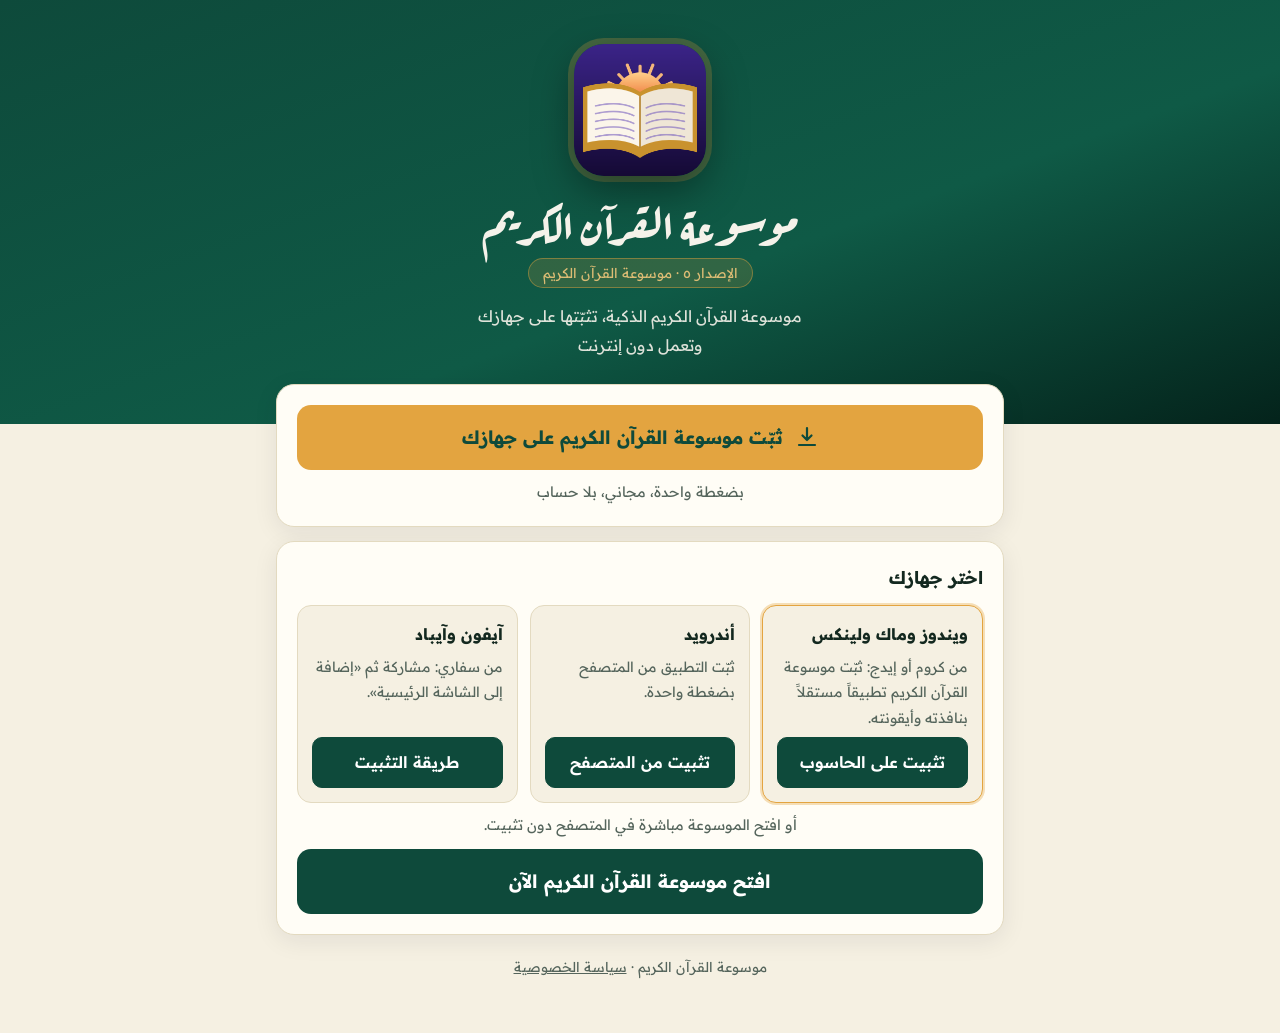
<file: download.html>
<!doctype html>
<html lang="ar" dir="rtl">
<head>
<meta charset="utf-8">
<meta http-equiv="Content-Security-Policy" content="default-src 'self'; script-src 'self'; style-src 'self' 'unsafe-inline'; img-src 'self' data:; font-src 'self'; connect-src 'self'; manifest-src 'self'; base-uri 'self'; form-action 'self'">
<meta name="viewport" content="width=device-width,initial-scale=1,viewport-fit=cover">
<title>تحميل موسوعة القرآن الكريم</title>
<meta name="description" content="حمّل تطبيق موسوعة القرآن الكريم، على هاتفك أو حاسوبك بضغطة واحدة، ويعمل دون إنترنت.">
<meta name="theme-color" content="#0e4a3b">
<link rel="manifest" href="manifest.webmanifest">
<link rel="icon" href="icons/icon-192.png">
<link rel="apple-touch-icon" href="icons/apple-touch-icon.png">
<link rel="stylesheet" href="fonts.css">
<style>
:root{--bg:#f5f0e2;--sheet:#fffdf6;--ink:#13281f;--muted:#55655c;--line:#e3dac0;--navy:#0e4a3b;--gold:#e3a440;--gold-d:#b57a16}
@media (prefers-color-scheme:dark){:root{--bg:#0c1022;--sheet:#141a33;--ink:#e6e9f5;--muted:#9aa3c2;--line:#252d4d}}
*{box-sizing:border-box}[hidden]{display:none!important}
body{margin:0;background:var(--bg);color:var(--ink);font-family:'Readex Pro',system-ui,sans-serif;line-height:1.8;padding:env(safe-area-inset-top) 0 env(safe-area-inset-bottom)}
.hero{background:linear-gradient(160deg,#0e4a3b 0%,#0f5a46 60%,#04231b 100%);color:#f5f2ea;text-align:center;padding:44px 16px 64px}
.appicon{display:block;width:132px;height:132px;margin:0 auto 18px;border-radius:30px;box-shadow:0 14px 40px rgba(0,0,0,.4),0 0 0 6px rgba(227,164,64,.25)}
.hero h1{font-family:'Aref Ruqaa',serif;font-size:3rem;margin:0;line-height:1.2}
.ver{display:inline-block;background:rgba(227,164,64,.18);color:#f3c77a;border:1px solid rgba(227,164,64,.5);border-radius:99px;padding:2px 14px;font-size:.85rem;margin-bottom:8px!important}
.hero p{margin:6px auto 0;max-width:34ch;opacity:.9}
.main{max-width:760px;margin:-40px auto 0;padding:0 16px 40px}
.card{background:var(--sheet);border:1px solid var(--line);border-radius:18px;padding:20px;margin-bottom:14px;box-shadow:0 6px 24px rgba(21,27,51,.08)}
.big{display:flex;align-items:center;justify-content:center;gap:12px;width:100%;border:0;cursor:pointer;font:inherit;font-weight:700;font-size:1.15rem;color:#0e4a3b;background:var(--gold);border-radius:14px;padding:16px;text-decoration:none;min-height:56px}
.big:hover{background:#efb352}.big small{font-weight:400;opacity:.8}
.big svg{width:24px;height:24px}
.note{color:var(--muted);font-size:.9rem;text-align:center;margin:10px 0 0}
h2{margin:0 0 12px;font-size:1.1rem}
.grid{display:grid;grid-template-columns:repeat(auto-fit,minmax(210px,1fr));gap:12px}
.dev{display:flex;flex-direction:column;gap:6px;border:1px solid var(--line);border-radius:14px;padding:14px;background:var(--bg)}
.dev.me{border-color:var(--gold);box-shadow:0 0 0 2px rgba(227,164,64,.35)}
.dev b{font-size:1rem}.dev span{color:var(--muted);font-size:.88rem}
.dev a,.dev button{margin-top:auto;display:block;text-align:center;font:inherit;font-weight:600;border:1px solid var(--navy);background:var(--navy);color:#fff;border-radius:10px;padding:10px;text-decoration:none;cursor:pointer;min-height:44px}
.dev a.alt,.dev button.alt{background:transparent;color:var(--ink);border-color:var(--line)}
@media (prefers-color-scheme:dark){.dev a,.dev button{background:#2c3a8a;border-color:#2c3a8a}}
.guide{background:var(--bg);border-radius:12px;padding:12px 16px;margin-top:10px}
.guide ol{margin:6px 0 0;padding-inline-start:20px}
.ok{color:#1f7a3d;font-weight:700;text-align:center}
.foot{text-align:center;color:var(--muted);font-size:.85rem;margin-top:20px}.foot a{color:inherit}
</style>
</head>
<body>
<header class="hero">
  <img class="appicon" src="icons/icon-512.png" width="132" height="132" alt="أيقونة موسوعة القرآن الكريم">
  <h1>موسوعة القرآن الكريم</h1>
  <p class="ver">الإصدار ٥ · موسوعة القرآن الكريم</p>
  <p>موسوعة القرآن الكريم الذكية، تثبّتها على جهازك وتعمل دون إنترنت</p>
</header>
<main class="main">
  <section class="card" id="primary">
    <button class="big" id="go" type="button"><svg viewBox="0 0 24 24" fill="none" stroke="currentColor" stroke-width="2.2" stroke-linecap="round" stroke-linejoin="round" aria-hidden="true"><path d="M12 3v12m0 0l-4.5-4.5M12 15l4.5-4.5M4 20h16"/></svg><span id="goT">ثبّت موسوعة القرآن الكريم على جهازك</span></button>
    <p class="note" id="goN">بضغطة واحدة، مجاني، بلا حساب</p>
    <div class="guide" id="ios" hidden><b>تثبيت على آيفون وآيباد:</b><ol><li>افتح هذه الصفحة في متصفح سفاري.</li><li>اضغط زر المشاركة <b>⬆︎</b> في أسفل الشاشة.</li><li>اختر «إضافة إلى الشاشة الرئيسية» ثم «إضافة».</li></ol></div>
    <div class="guide" id="manual" hidden><b>تثبيت من قائمة المتصفح:</b><ol><li>افتح قائمة المتصفح (⋮ أو ⋯).</li><li>اختر «تثبيت التطبيق» أو «إضافة إلى الشاشة الرئيسية».</li></ol></div>
    <p class="ok" id="done" hidden>تم تثبيت موسوعة القرآن الكريم على هذا الجهاز ✓</p>
  </section>

  <section class="card">
    <h2>اختر جهازك</h2>
    <div class="grid">
      <div class="dev" id="d-android"><b>أندرويد</b><span>ثبّت التطبيق من المتصفح بضغطة واحدة.</span><button type="button" data-install>تثبيت من المتصفح</button></div>
      <div class="dev" id="d-ios"><b>آيفون وآيباد</b><span>من سفاري: مشاركة ثم «إضافة إلى الشاشة الرئيسية».</span><button type="button" data-ios>طريقة التثبيت</button></div>
      <div class="dev" id="d-desktop"><b>ويندوز وماك ولينكس</b><span>من كروم أو إيدج: ثبّت موسوعة القرآن الكريم تطبيقاً مستقلاً بنافذته وأيقونته.</span><button type="button" data-install>تثبيت على الحاسوب</button></div>
    </div>
    <p class="note">أو افتح الموسوعة مباشرة في المتصفح دون تثبيت.</p>
    <a class="big" style="margin-top:10px;background:var(--navy);color:#fff" href="./">افتح موسوعة القرآن الكريم الآن</a>
  </section>
  <p class="foot">موسوعة القرآن الكريم · <a href="privacy.html">سياسة الخصوصية</a></p>
</main>
<script src="download.js"></script>
</body>
</html>
</file>
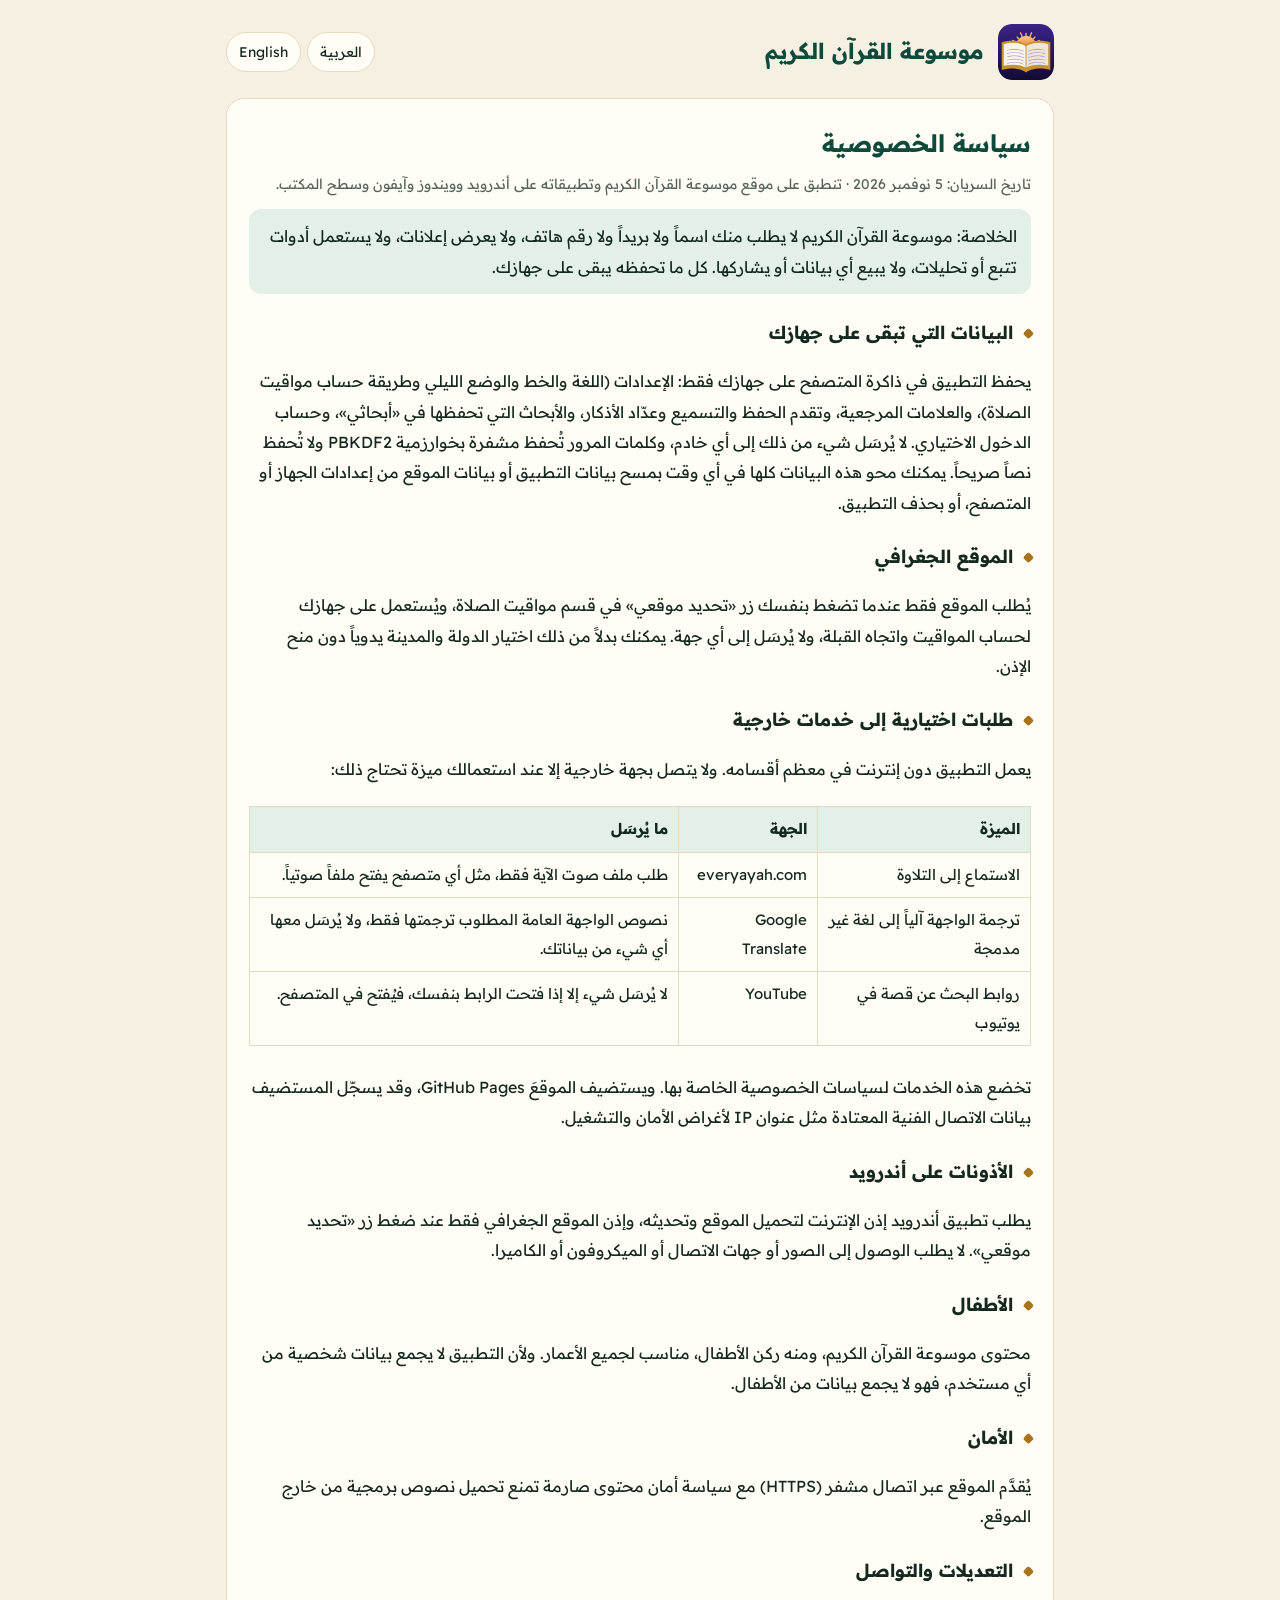
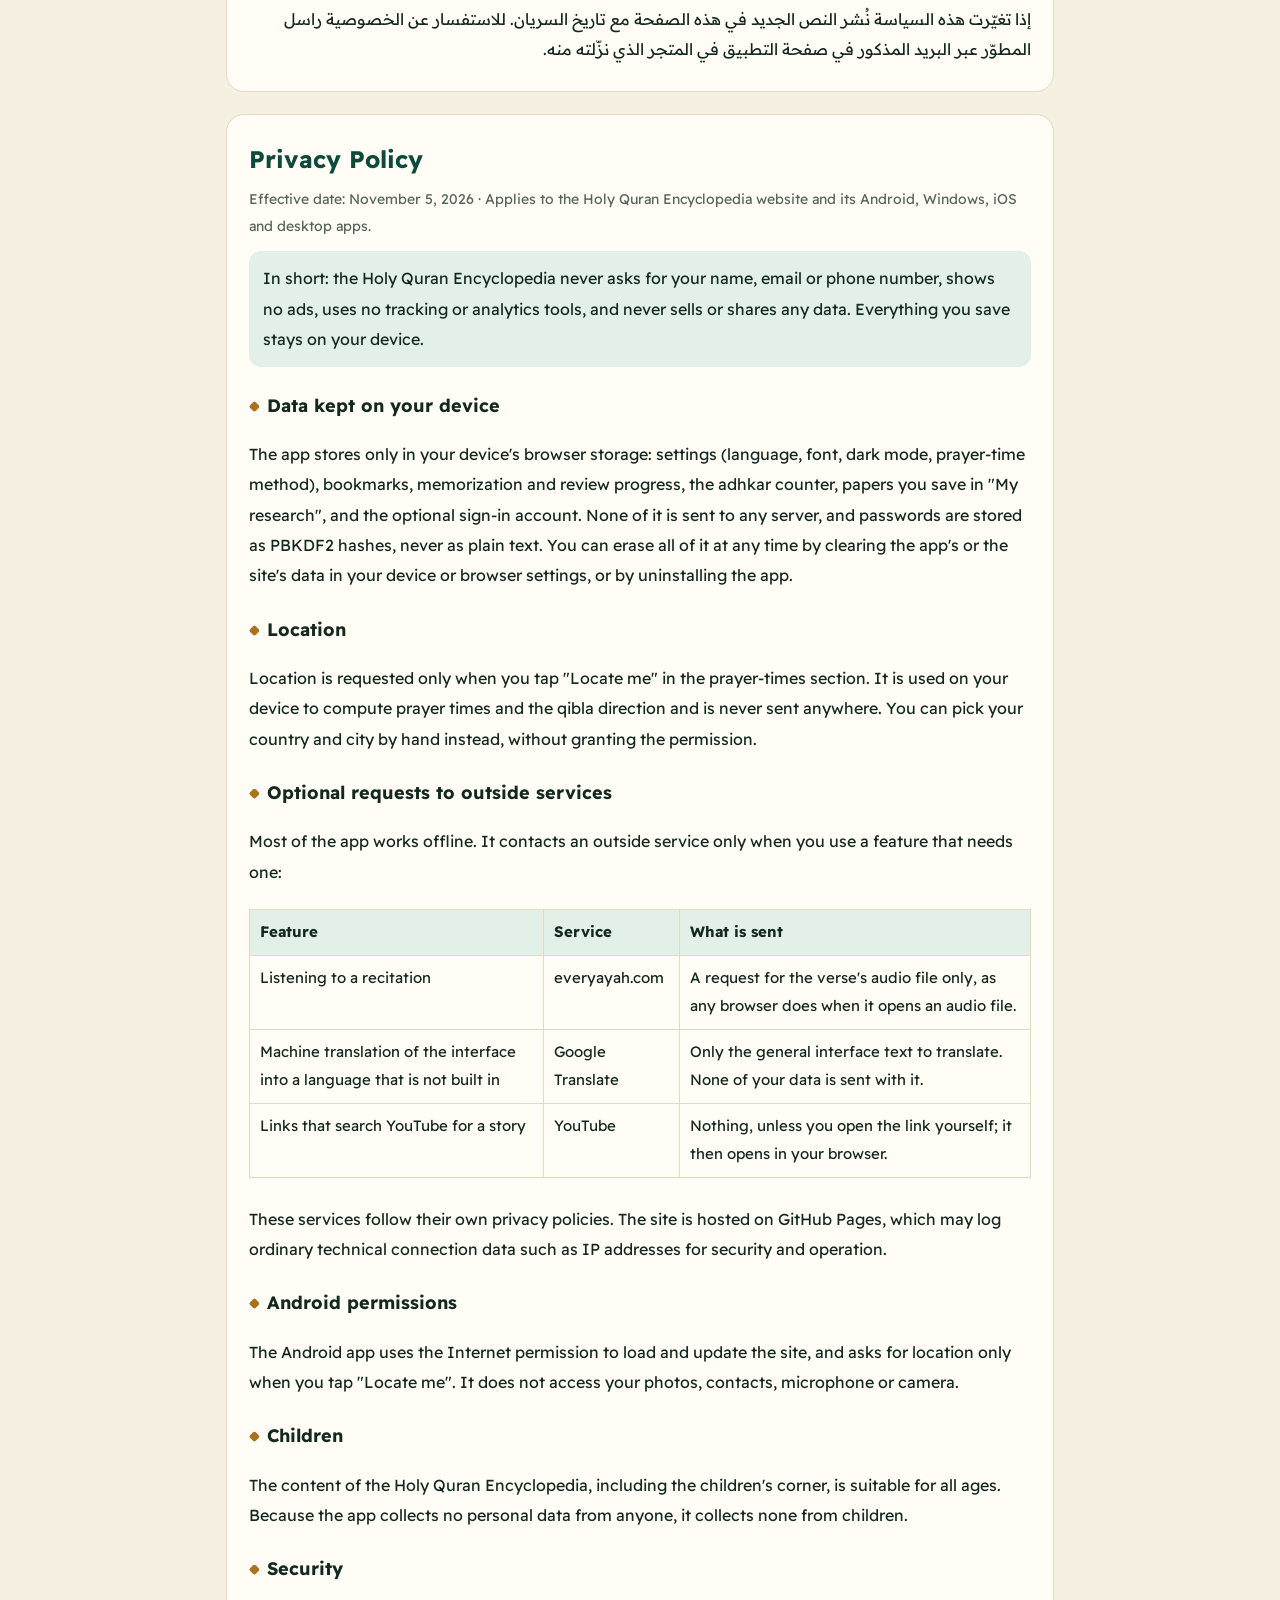
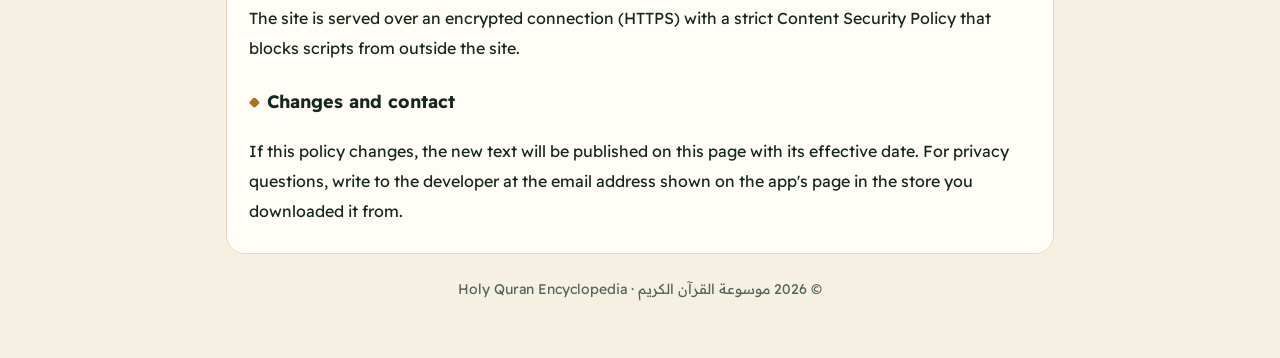
<file: privacy.html>
<!doctype html>
<html lang="ar" dir="rtl">
<head>
<meta charset="utf-8">
<meta http-equiv="Content-Security-Policy" content="default-src 'none'; style-src 'unsafe-inline'; img-src 'self'; font-src 'self'; base-uri 'none'; form-action 'none'">
<meta name="viewport" content="width=device-width,initial-scale=1,viewport-fit=cover">
<meta name="referrer" content="no-referrer">
<title>سياسة الخصوصية · موسوعة القرآن الكريم</title>
<meta name="description" content="سياسة الخصوصية لتطبيق موسوعة القرآن الكريم: لا حسابات على خوادم، ولا إعلانات، ولا تتبع. Privacy policy of the Holy Quran Encyclopedia.">
<meta name="theme-color" content="#0e4a3b">
<link rel="icon" href="icons/icon-192.png" type="image/png">
<style>
@font-face{font-family:Readex;src:url(fonts/readex-pro-arabic-wght-normal.woff2) format('woff2');font-weight:200 700;unicode-range:U+0600-06FF,U+0750-077F,U+08A0-08FF,U+FB50-FDFF,U+FE70-FEFF}
@font-face{font-family:Readex;src:url(fonts/readex-pro-latin-wght-normal.woff2) format('woff2');font-weight:200 700;unicode-range:U+0000-00FF,U+2000-206F}
:root{--bg:#f5f0e2;--card:#fffdf6;--ink:#13281f;--muted:#55655c;--line:#e3dac0;--brand:#0e4a3b;--gold:#a8731a;--soft:#e2f0e8}
@media (prefers-color-scheme:dark){:root{--bg:#0d1226;--card:#151b36;--ink:#e8ebf5;--muted:#a3abc6;--line:#262e52;--brand:#9fb0ff;--gold:#d9b25f;--soft:#1b2246}}
*{box-sizing:border-box}
body{margin:0;background:var(--bg);color:var(--ink);font:16px/1.9 Readex,system-ui,-apple-system,"Segoe UI",Tahoma,sans-serif}
.wrap{max-width:860px;margin:0 auto;padding:24px 16px 56px}
header{display:flex;flex-wrap:wrap;align-items:center;gap:14px;margin-bottom:18px}
@media (max-width:520px){.lang{margin-inline-start:0;width:100%}}
header img{width:56px;height:56px;border-radius:14px}
header b{display:block;font-size:22px;color:var(--brand)}
header small{color:var(--muted)}
.lang{margin-inline-start:auto;display:flex;gap:6px}
.lang a{padding:6px 12px;border:1px solid var(--line);border-radius:99px;color:var(--ink);text-decoration:none;font-size:14px;background:var(--card)}
article{background:var(--card);border:1px solid var(--line);border-radius:18px;padding:22px 22px 10px;margin-bottom:22px}
h1{font-size:24px;margin:0 0 4px;color:var(--brand)}
h2{font-size:18px;margin:22px 0 6px;color:var(--ink)}
h2::before{content:"";display:inline-block;width:8px;height:8px;border-radius:2px;background:var(--gold);margin-inline-end:10px;transform:rotate(45deg) translateY(-2px)}
p,li{color:var(--ink)}
.meta{color:var(--muted);font-size:14px;margin:0 0 10px}
.note{background:var(--soft);border-radius:12px;padding:12px 14px;margin:12px 0}
table{width:100%;border-collapse:collapse;font-size:15px;margin:6px 0 10px}
th,td{border:1px solid var(--line);padding:8px 10px;text-align:start;vertical-align:top}
th{background:var(--soft)}
.tbl{overflow-x:auto}
a{color:var(--brand)}
#en{direction:ltr;text-align:left}
footer{color:var(--muted);font-size:14px;text-align:center}
</style>
</head>
<body>
<div class="wrap">
<header>
  <img src="icons/icon-192.png" alt="">
  <div><b>موسوعة القرآن الكريم</b></div>
  <nav class="lang"><a href="#ar">العربية</a><a href="#en" lang="en">English</a></nav>
</header>

<article id="ar">
<h1>سياسة الخصوصية</h1>
<p class="meta">تاريخ السريان: 5 نوفمبر 2026 · تنطبق على موقع موسوعة القرآن الكريم وتطبيقاته على أندرويد وويندوز وآيفون وسطح المكتب.</p>
<div class="note">الخلاصة: موسوعة القرآن الكريم لا يطلب منك اسماً ولا بريداً ولا رقم هاتف، ولا يعرض إعلانات، ولا يستعمل أدوات تتبع أو تحليلات، ولا يبيع أي بيانات أو يشاركها. كل ما تحفظه يبقى على جهازك.</div>

<h2>البيانات التي تبقى على جهازك</h2>
<p>يحفظ التطبيق في ذاكرة المتصفح على جهازك فقط: الإعدادات (اللغة والخط والوضع الليلي وطريقة حساب مواقيت الصلاة)، والعلامات المرجعية، وتقدم الحفظ والتسميع وعدّاد الأذكار، والأبحاث التي تحفظها في «أبحاثي»، وحساب الدخول الاختياري. لا يُرسَل شيء من ذلك إلى أي خادم، وكلمات المرور تُحفظ مشفرة بخوارزمية PBKDF2 ولا تُحفظ نصاً صريحاً. يمكنك محو هذه البيانات كلها في أي وقت بمسح بيانات التطبيق أو بيانات الموقع من إعدادات الجهاز أو المتصفح، أو بحذف التطبيق.</p>

<h2>الموقع الجغرافي</h2>
<p>يُطلب الموقع فقط عندما تضغط بنفسك زر «تحديد موقعي» في قسم مواقيت الصلاة، ويُستعمل على جهازك لحساب المواقيت واتجاه القبلة، ولا يُرسَل إلى أي جهة. يمكنك بدلاً من ذلك اختيار الدولة والمدينة يدوياً دون منح الإذن.</p>

<h2>طلبات اختيارية إلى خدمات خارجية</h2>
<p>يعمل التطبيق دون إنترنت في معظم أقسامه. ولا يتصل بجهة خارجية إلا عند استعمالك ميزة تحتاج ذلك:</p>
<div class="tbl"><table>
<tr><th>الميزة</th><th>الجهة</th><th>ما يُرسَل</th></tr>
<tr><td>الاستماع إلى التلاوة</td><td>everyayah.com</td><td>طلب ملف صوت الآية فقط، مثل أي متصفح يفتح ملفاً صوتياً.</td></tr>
<tr><td>ترجمة الواجهة آلياً إلى لغة غير مدمجة</td><td>Google Translate</td><td>نصوص الواجهة العامة المطلوب ترجمتها فقط، ولا يُرسَل معها أي شيء من بياناتك.</td></tr>
<tr><td>روابط البحث عن قصة في يوتيوب</td><td>YouTube</td><td>لا يُرسَل شيء إلا إذا فتحت الرابط بنفسك، فيُفتح في المتصفح.</td></tr>
</table></div>
<p>تخضع هذه الخدمات لسياسات الخصوصية الخاصة بها. ويستضيف الموقعَ GitHub Pages، وقد يسجّل المستضيف بيانات الاتصال الفنية المعتادة مثل عنوان IP لأغراض الأمان والتشغيل.</p>

<h2>الأذونات على أندرويد</h2>
<p>يطلب تطبيق أندرويد إذن الإنترنت لتحميل الموقع وتحديثه، وإذن الموقع الجغرافي فقط عند ضغط زر «تحديد موقعي». لا يطلب الوصول إلى الصور أو جهات الاتصال أو الميكروفون أو الكاميرا.</p>

<h2>الأطفال</h2>
<p>محتوى موسوعة القرآن الكريم، ومنه ركن الأطفال، مناسب لجميع الأعمار. ولأن التطبيق لا يجمع بيانات شخصية من أي مستخدم، فهو لا يجمع بيانات من الأطفال.</p>

<h2>الأمان</h2>
<p>يُقدَّم الموقع عبر اتصال مشفر (HTTPS) مع سياسة أمان محتوى صارمة تمنع تحميل نصوص برمجية من خارج الموقع.</p>

<h2>التعديلات والتواصل</h2>
<p>إذا تغيّرت هذه السياسة نُشر النص الجديد في هذه الصفحة مع تاريخ السريان. للاستفسار عن الخصوصية راسل المطوّر عبر البريد المذكور في صفحة التطبيق في المتجر الذي نزّلته منه.</p>
</article>

<article id="en" lang="en">
<h1>Privacy Policy</h1>
<p class="meta">Effective date: November 5, 2026 · Applies to the Holy Quran Encyclopedia website and its Android, Windows, iOS and desktop apps.</p>
<div class="note">In short: the Holy Quran Encyclopedia never asks for your name, email or phone number, shows no ads, uses no tracking or analytics tools, and never sells or shares any data. Everything you save stays on your device.</div>

<h2>Data kept on your device</h2>
<p>The app stores only in your device's browser storage: settings (language, font, dark mode, prayer-time method), bookmarks, memorization and review progress, the adhkar counter, papers you save in "My research", and the optional sign-in account. None of it is sent to any server, and passwords are stored as PBKDF2 hashes, never as plain text. You can erase all of it at any time by clearing the app's or the site's data in your device or browser settings, or by uninstalling the app.</p>

<h2>Location</h2>
<p>Location is requested only when you tap "Locate me" in the prayer-times section. It is used on your device to compute prayer times and the qibla direction and is never sent anywhere. You can pick your country and city by hand instead, without granting the permission.</p>

<h2>Optional requests to outside services</h2>
<p>Most of the app works offline. It contacts an outside service only when you use a feature that needs one:</p>
<div class="tbl"><table>
<tr><th>Feature</th><th>Service</th><th>What is sent</th></tr>
<tr><td>Listening to a recitation</td><td>everyayah.com</td><td>A request for the verse's audio file only, as any browser does when it opens an audio file.</td></tr>
<tr><td>Machine translation of the interface into a language that is not built in</td><td>Google Translate</td><td>Only the general interface text to translate. None of your data is sent with it.</td></tr>
<tr><td>Links that search YouTube for a story</td><td>YouTube</td><td>Nothing, unless you open the link yourself; it then opens in your browser.</td></tr>
</table></div>
<p>These services follow their own privacy policies. The site is hosted on GitHub Pages, which may log ordinary technical connection data such as IP addresses for security and operation.</p>

<h2>Android permissions</h2>
<p>The Android app uses the Internet permission to load and update the site, and asks for location only when you tap "Locate me". It does not access your photos, contacts, microphone or camera.</p>

<h2>Children</h2>
<p>The content of the Holy Quran Encyclopedia, including the children's corner, is suitable for all ages. Because the app collects no personal data from anyone, it collects none from children.</p>

<h2>Security</h2>
<p>The site is served over an encrypted connection (HTTPS) with a strict Content Security Policy that blocks scripts from outside the site.</p>

<h2>Changes and contact</h2>
<p>If this policy changes, the new text will be published on this page with its effective date. For privacy questions, write to the developer at the email address shown on the app's page in the store you downloaded it from.</p>
</article>
<footer>© 2026 موسوعة القرآن الكريم · Holy Quran Encyclopedia</footer>
</div>
</body>
</html>
</file>
<file: fonts.css>
/* Self-hosted fonts (SIL Open Font License): the app needs no outside service */
@font-face{font-family:'Amiri Quran';font-style:normal;font-display:swap;font-weight:400;src:url(fonts/amiri-quran-arabic-400-normal.woff2) format('woff2');unicode-range: U+0600-06FF,U+0750-077F,U+0870-088E,U+0890-0891,U+0897-08E1,U+08E3-08FF,U+200C-200E,U+2010-2011,U+204F,U+2E41,U+FB50-FDFF,U+FE70-FE74,U+FE76-FEFC,U+102E0-102FB,U+10E60-10E7E,U+10EC2-10EC4,U+10EFC-10EFF,U+1EE00-1EE03,U+1EE05-1EE1F,U+1EE21-1EE22,U+1EE24,U+1EE27,U+1EE29-1EE32,U+1EE34-1EE37,U+1EE39,U+1EE3B,U+1EE42,U+1EE47,U+1EE49,U+1EE4B,U+1EE4D-1EE4F,U+1EE51-1EE52,U+1EE54,U+1EE57,U+1EE59,U+1EE5B,U+1EE5D,U+1EE5F,U+1EE61-1EE62,U+1EE64,U+1EE67-1EE6A,U+1EE6C-1EE72,U+1EE74-1EE77,U+1EE79-1EE7C,U+1EE7E,U+1EE80-1EE89,U+1EE8B-1EE9B,U+1EEA1-1EEA3,U+1EEA5-1EEA9,U+1EEAB-1EEBB,U+1EEF0-1EEF1}
@font-face{font-family:'Amiri Quran';font-style:normal;font-display:swap;font-weight:400;src:url(fonts/amiri-quran-latin-400-normal.woff2) format('woff2');unicode-range: U+0000-00FF,U+0131,U+0152-0153,U+02BB-02BC,U+02C6,U+02DA,U+02DC,U+0304,U+0308,U+0329,U+2000-206F,U+20AC,U+2122,U+2191,U+2193,U+2212,U+2215,U+FEFF,U+FFFD}
@font-face{font-family:'Aref Ruqaa';font-style:normal;font-display:swap;font-weight:700;src:url(fonts/aref-ruqaa-arabic-700-normal.woff2) format('woff2');unicode-range: U+0600-06FF,U+0750-077F,U+0870-088E,U+0890-0891,U+0897-08E1,U+08E3-08FF,U+200C-200E,U+2010-2011,U+204F,U+2E41,U+FB50-FDFF,U+FE70-FE74,U+FE76-FEFC,U+102E0-102FB,U+10E60-10E7E,U+10EC2-10EC4,U+10EFC-10EFF,U+1EE00-1EE03,U+1EE05-1EE1F,U+1EE21-1EE22,U+1EE24,U+1EE27,U+1EE29-1EE32,U+1EE34-1EE37,U+1EE39,U+1EE3B,U+1EE42,U+1EE47,U+1EE49,U+1EE4B,U+1EE4D-1EE4F,U+1EE51-1EE52,U+1EE54,U+1EE57,U+1EE59,U+1EE5B,U+1EE5D,U+1EE5F,U+1EE61-1EE62,U+1EE64,U+1EE67-1EE6A,U+1EE6C-1EE72,U+1EE74-1EE77,U+1EE79-1EE7C,U+1EE7E,U+1EE80-1EE89,U+1EE8B-1EE9B,U+1EEA1-1EEA3,U+1EEA5-1EEA9,U+1EEAB-1EEBB,U+1EEF0-1EEF1}
@font-face{font-family:'Aref Ruqaa';font-style:normal;font-display:swap;font-weight:700;src:url(fonts/aref-ruqaa-latin-700-normal.woff2) format('woff2');unicode-range: U+0000-00FF,U+0131,U+0152-0153,U+02BB-02BC,U+02C6,U+02DA,U+02DC,U+0304,U+0308,U+0329,U+2000-206F,U+20AC,U+2122,U+2191,U+2193,U+2212,U+2215,U+FEFF,U+FFFD}
@font-face{font-family:'Readex Pro';font-style:normal;font-display:swap;font-weight:160 700;src:url(fonts/readex-pro-arabic-wght-normal.woff2) format('woff2-variations');unicode-range: U+0600-06FF,U+0750-077F,U+0870-088E,U+0890-0891,U+0897-08E1,U+08E3-08FF,U+200C-200E,U+2010-2011,U+204F,U+2E41,U+FB50-FDFF,U+FE70-FE74,U+FE76-FEFC,U+102E0-102FB,U+10E60-10E7E,U+10EC2-10EC4,U+10EFC-10EFF,U+1EE00-1EE03,U+1EE05-1EE1F,U+1EE21-1EE22,U+1EE24,U+1EE27,U+1EE29-1EE32,U+1EE34-1EE37,U+1EE39,U+1EE3B,U+1EE42,U+1EE47,U+1EE49,U+1EE4B,U+1EE4D-1EE4F,U+1EE51-1EE52,U+1EE54,U+1EE57,U+1EE59,U+1EE5B,U+1EE5D,U+1EE5F,U+1EE61-1EE62,U+1EE64,U+1EE67-1EE6A,U+1EE6C-1EE72,U+1EE74-1EE77,U+1EE79-1EE7C,U+1EE7E,U+1EE80-1EE89,U+1EE8B-1EE9B,U+1EEA1-1EEA3,U+1EEA5-1EEA9,U+1EEAB-1EEBB,U+1EEF0-1EEF1}
@font-face{font-family:'Readex Pro';font-style:normal;font-display:swap;font-weight:160 700;src:url(fonts/readex-pro-latin-wght-normal.woff2) format('woff2-variations');unicode-range: U+0000-00FF,U+0131,U+0152-0153,U+02BB-02BC,U+02C6,U+02DA,U+02DC,U+0304,U+0308,U+0329,U+2000-206F,U+20AC,U+2122,U+2191,U+2193,U+2212,U+2215,U+FEFF,U+FFFD}
</file>
